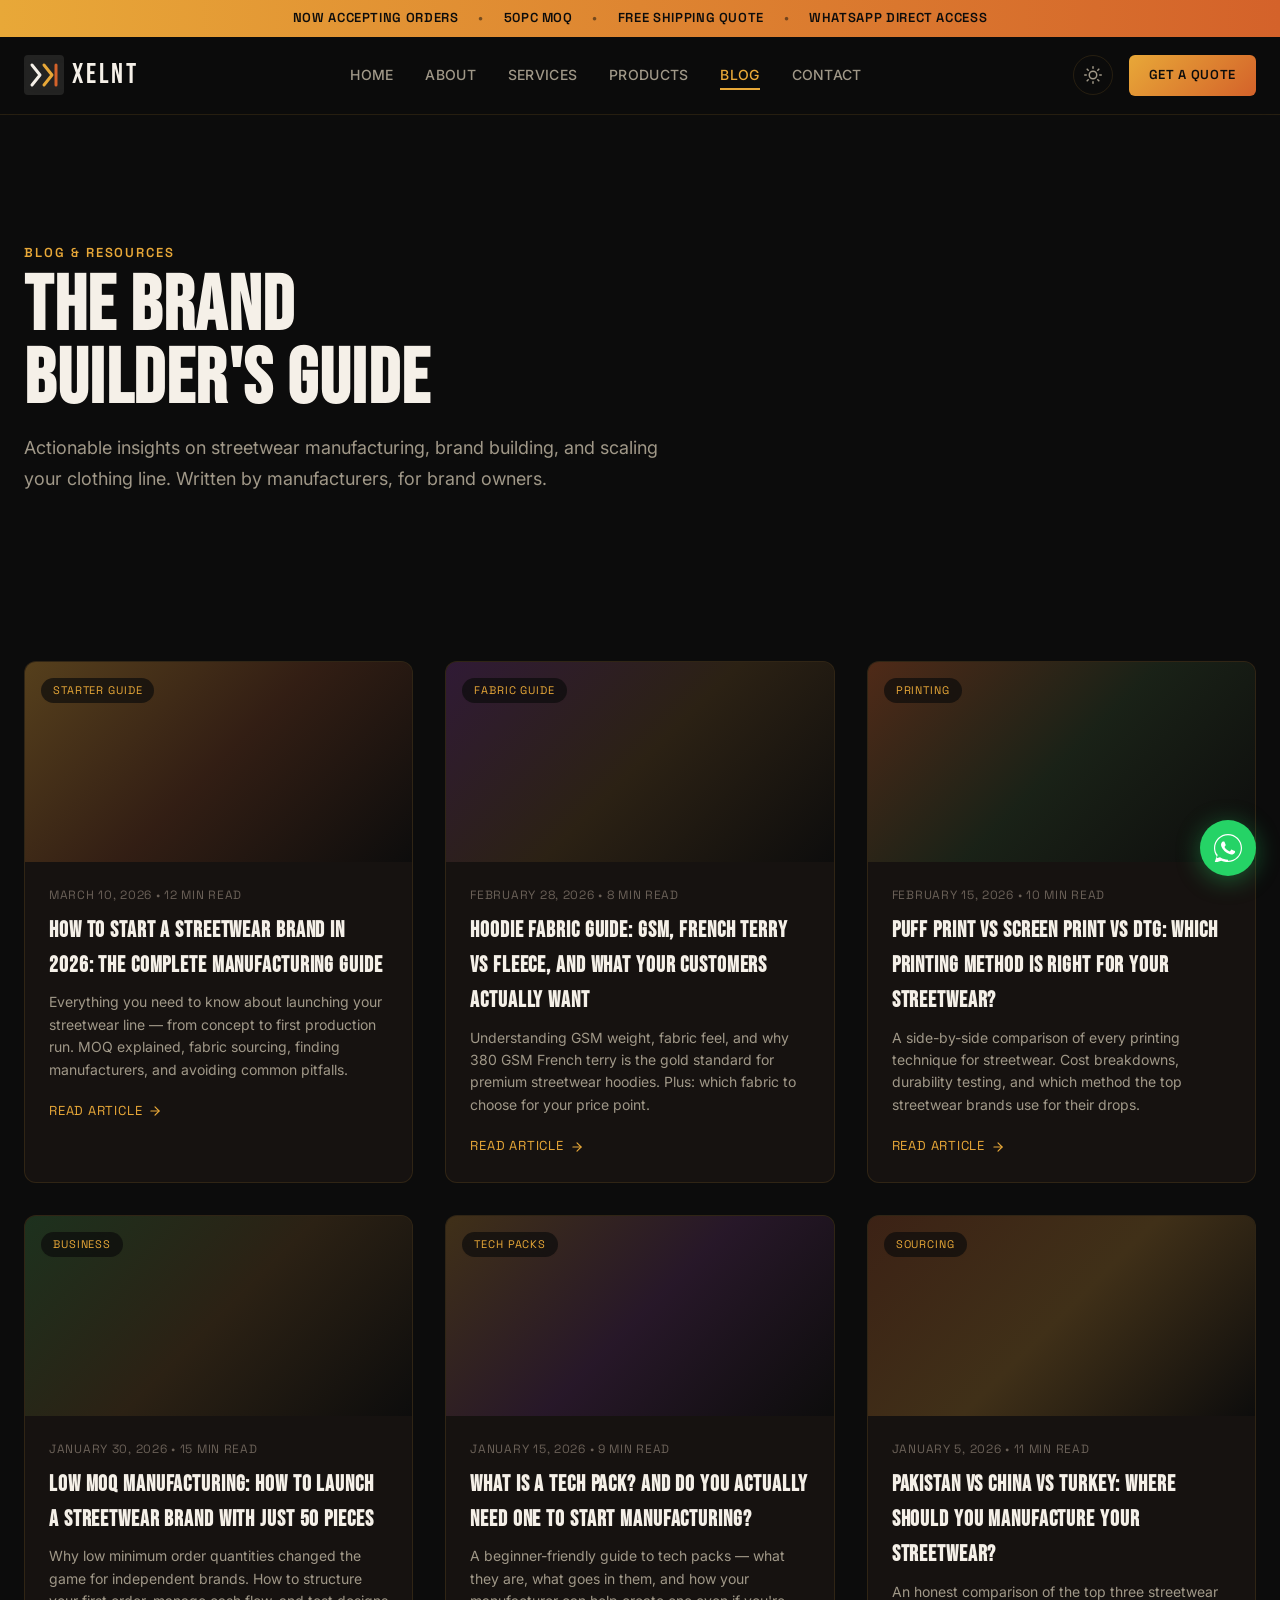
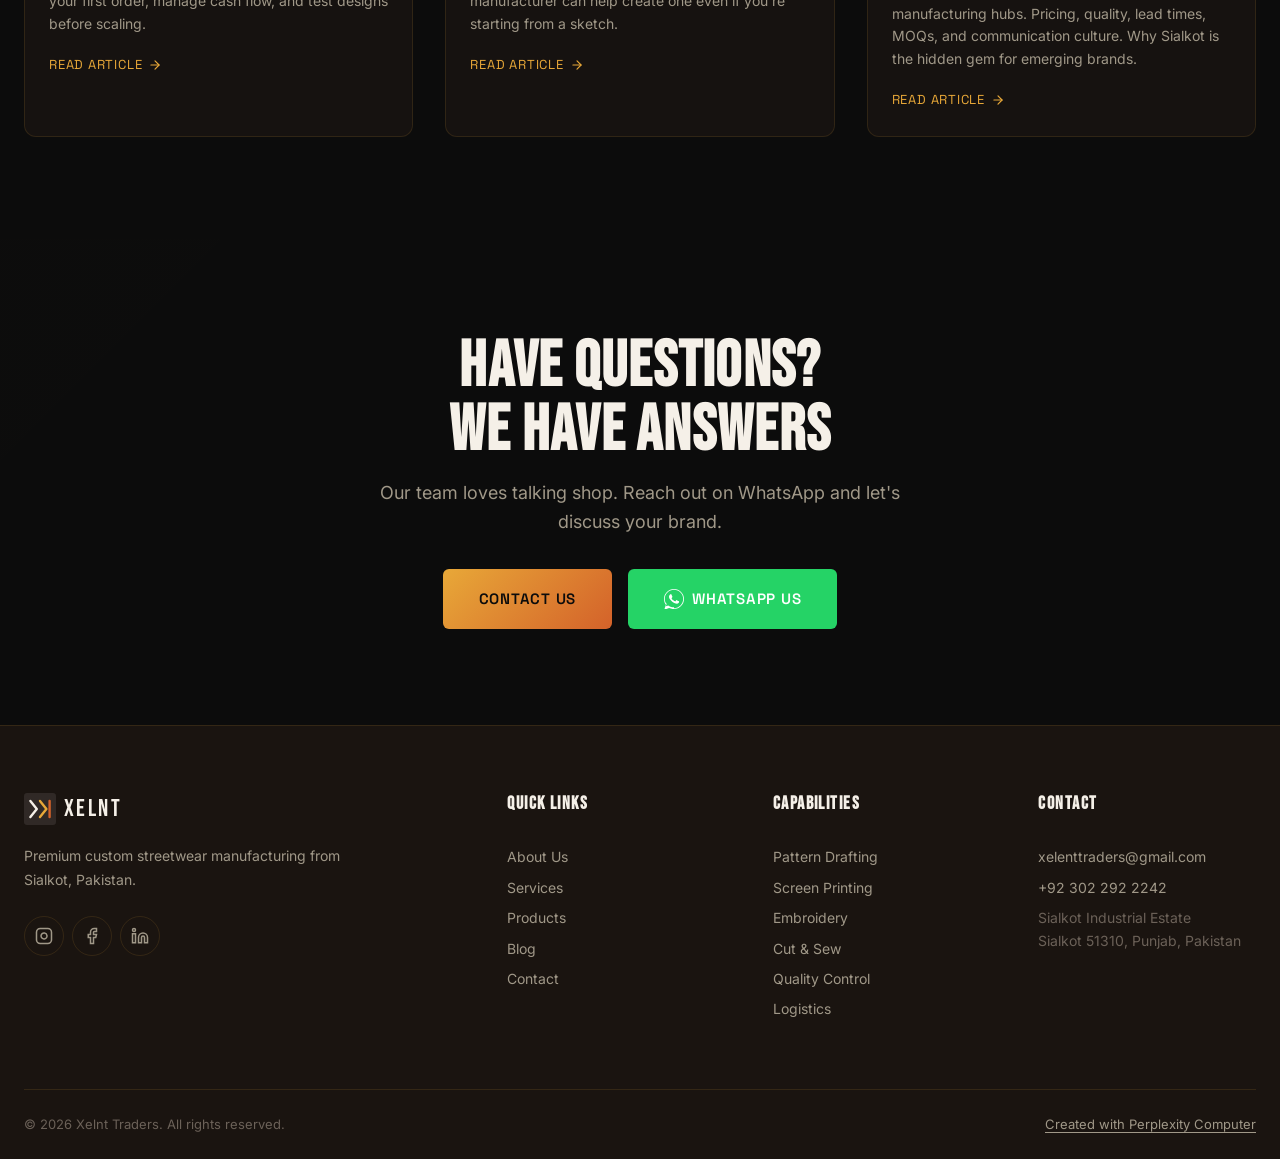
<file: blog.html>
<!DOCTYPE html>
<html lang="en" data-theme="dark">
<head>
<!--
   ______                            __
  / ____/___  ____ ___  ____  __  __/ /____  _____
 / /   / __ \/ __ `__ \/ __ \/ / / / __/ _ \/ ___/
/ /___/ /_/ / / / / / / /_/ / /_/ / /_/  __/ /
\____/\____/_/ /_/ /_/ .___/\__,_/\__/\___/_/
                    /_/
        Created with Perplexity Computer
        https://www.perplexity.ai/computer
-->
<meta name="generator" content="Perplexity Computer">
<meta name="author" content="Perplexity Computer">
<meta property="og:see_also" content="https://www.perplexity.ai/computer">
<link rel="author" href="https://www.perplexity.ai/computer">

<meta charset="UTF-8">
<meta name="viewport" content="width=device-width, initial-scale=1.0">
<title>Blog — Streetwear Manufacturing Guides & Industry Insights | Xelnt Traders</title>
<meta name="description" content="Expert guides on starting a streetwear brand, finding manufacturers, understanding MOQ, fabric selection, and more. Resources for independent brand owners.">
<link rel="canonical" href="https://www.xelent.com.pk/blog.html">

<meta property="og:type" content="website">
<meta property="og:title" content="Streetwear Manufacturing Blog | Xelnt Traders">
<meta property="og:description" content="Expert guides on custom manufacturing, tech packs, fabric selection, and brand building for streetwear entrepreneurs.">

<link rel="preconnect" href="https://fonts.googleapis.com">
<link rel="preconnect" href="https://fonts.gstatic.com" crossorigin>
<link href="https://fonts.googleapis.com/css2?family=Bebas+Neue&family=Inter:wght@400;500;600&family=Space+Grotesk:wght@400;500;600;700&display=swap" rel="stylesheet">
<link rel="stylesheet" href="./style.css">
</head>
<body>

<div class="announcement-bar">Now Accepting Orders <span>•</span> 50pc MOQ <span>•</span> Free Shipping Quote <span>•</span> WhatsApp Direct Access</div>

<nav class="navbar" role="navigation" aria-label="Main navigation">
  <div class="navbar__inner">
    <a href="./index.html" class="navbar__logo" aria-label="Xelnt Traders Home"><svg viewBox="0 0 40 40" fill="none" xmlns="http://www.w3.org/2000/svg" aria-hidden="true"><rect width="40" height="40" rx="4" fill="currentColor" opacity="0.1"/><path d="M8 10L16 20L8 30" stroke="currentColor" stroke-width="3" stroke-linecap="round" stroke-linejoin="round"/><path d="M20 10L28 20L20 30" stroke="var(--accent-amber)" stroke-width="3" stroke-linecap="round" stroke-linejoin="round"/><line x1="32" y1="10" x2="32" y2="30" stroke="var(--accent-orange)" stroke-width="3" stroke-linecap="round"/></svg> XELNT</a>
    <div class="navbar__links">
      <a href="./index.html" class="navbar__link">Home</a><a href="./about.html" class="navbar__link">About</a><a href="./services.html" class="navbar__link">Services</a><a href="./products.html" class="navbar__link">Products</a><a href="./blog.html" class="navbar__link navbar__link--active">Blog</a><a href="./contact.html" class="navbar__link">Contact</a>
    </div>
    <div class="navbar__actions">
      <button class="theme-toggle" id="theme-toggle" aria-label="Toggle dark/light mode"><svg xmlns="http://www.w3.org/2000/svg" width="18" height="18" viewBox="0 0 24 24" fill="none" stroke="currentColor" stroke-width="2"><circle cx="12" cy="12" r="5"></circle><line x1="12" y1="1" x2="12" y2="3"></line><line x1="12" y1="21" x2="12" y2="23"></line><line x1="4.22" y1="4.22" x2="5.64" y2="5.64"></line><line x1="18.36" y1="18.36" x2="19.78" y2="19.78"></line><line x1="1" y1="12" x2="3" y2="12"></line><line x1="21" y1="12" x2="23" y2="12"></line><line x1="4.22" y1="19.78" x2="5.64" y2="18.36"></line><line x1="18.36" y1="5.64" x2="19.78" y2="4.22"></line></svg></button>
      <a href="./contact.html" class="btn btn--primary btn--sm">Get a Quote</a>
      <button class="hamburger" id="hamburger" aria-label="Open menu"><span></span><span></span><span></span></button>
    </div>
  </div>
</nav>
<div class="mobile-nav" id="mobile-nav"><a href="./index.html" class="mobile-nav__link">Home</a><a href="./about.html" class="mobile-nav__link">About</a><a href="./services.html" class="mobile-nav__link">Services</a><a href="./products.html" class="mobile-nav__link">Products</a><a href="./blog.html" class="mobile-nav__link">Blog</a><a href="./contact.html" class="mobile-nav__link">Contact</a><button class="theme-toggle" id="mobile-theme-toggle" aria-label="Toggle theme"><svg xmlns="http://www.w3.org/2000/svg" width="18" height="18" viewBox="0 0 24 24" fill="none" stroke="currentColor" stroke-width="2"><circle cx="12" cy="12" r="5"></circle></svg></button></div>

<section class="page-hero kente-pattern">
  <div class="container">
    <div class="section-header__label reveal">Blog & Resources</div>
    <h1 class="page-hero__title reveal reveal--delay-1">The Brand<br><span class="highlight">Builder's Guide</span></h1>
    <p class="page-hero__desc reveal reveal--delay-2">Actionable insights on streetwear manufacturing, brand building, and scaling your clothing line. Written by manufacturers, for brand owners.</p>
  </div>
</section>

<!-- Blog Grid -->
<section class="section" aria-label="Blog articles">
  <div class="container">
    <div class="blog__grid">
      <!-- Article 1 -->
      <article class="blog-card reveal" role="article">
        <div class="blog-card__image">
          <div class="blog-card__gradient" style="background: linear-gradient(135deg, rgba(232, 168, 56, 0.3), rgba(212, 98, 42, 0.15), rgba(12, 12, 12, 0.9));"></div>
          <span class="blog-card__tag">Starter Guide</span>
        </div>
        <div class="blog-card__body">
          <div class="blog-card__date">March 10, 2026 &bull; 12 min read</div>
          <h2 class="blog-card__title">How to Start a Streetwear Brand in 2026: The Complete Manufacturing Guide</h2>
          <p class="blog-card__excerpt">Everything you need to know about launching your streetwear line — from concept to first production run. MOQ explained, fabric sourcing, finding manufacturers, and avoiding common pitfalls.</p>
          <span class="blog-card__read-more">Read Article <svg xmlns="http://www.w3.org/2000/svg" width="14" height="14" viewBox="0 0 24 24" fill="none" stroke="currentColor" stroke-width="2" stroke-linecap="round" stroke-linejoin="round"><line x1="5" y1="12" x2="19" y2="12"></line><polyline points="12 5 19 12 12 19"></polyline></svg></span>
        </div>
      </article>

      <!-- Article 2 -->
      <article class="blog-card reveal reveal--delay-1" role="article">
        <div class="blog-card__image">
          <div class="blog-card__gradient" style="background: linear-gradient(135deg, rgba(107, 45, 139, 0.3), rgba(232, 168, 56, 0.1), rgba(12, 12, 12, 0.9));"></div>
          <span class="blog-card__tag">Fabric Guide</span>
        </div>
        <div class="blog-card__body">
          <div class="blog-card__date">February 28, 2026 &bull; 8 min read</div>
          <h2 class="blog-card__title">Hoodie Fabric Guide: GSM, French Terry vs Fleece, and What Your Customers Actually Want</h2>
          <p class="blog-card__excerpt">Understanding GSM weight, fabric feel, and why 380 GSM French terry is the gold standard for premium streetwear hoodies. Plus: which fabric to choose for your price point.</p>
          <span class="blog-card__read-more">Read Article <svg xmlns="http://www.w3.org/2000/svg" width="14" height="14" viewBox="0 0 24 24" fill="none" stroke="currentColor" stroke-width="2" stroke-linecap="round" stroke-linejoin="round"><line x1="5" y1="12" x2="19" y2="12"></line><polyline points="12 5 19 12 12 19"></polyline></svg></span>
        </div>
      </article>

      <!-- Article 3 -->
      <article class="blog-card reveal reveal--delay-2" role="article">
        <div class="blog-card__image">
          <div class="blog-card__gradient" style="background: linear-gradient(135deg, rgba(212, 98, 42, 0.3), rgba(45, 122, 62, 0.15), rgba(12, 12, 12, 0.9));"></div>
          <span class="blog-card__tag">Printing</span>
        </div>
        <div class="blog-card__body">
          <div class="blog-card__date">February 15, 2026 &bull; 10 min read</div>
          <h2 class="blog-card__title">Puff Print vs Screen Print vs DTG: Which Printing Method is Right for Your Streetwear?</h2>
          <p class="blog-card__excerpt">A side-by-side comparison of every printing technique for streetwear. Cost breakdowns, durability testing, and which method the top streetwear brands use for their drops.</p>
          <span class="blog-card__read-more">Read Article <svg xmlns="http://www.w3.org/2000/svg" width="14" height="14" viewBox="0 0 24 24" fill="none" stroke="currentColor" stroke-width="2" stroke-linecap="round" stroke-linejoin="round"><line x1="5" y1="12" x2="19" y2="12"></line><polyline points="12 5 19 12 12 19"></polyline></svg></span>
        </div>
      </article>

      <!-- Article 4 -->
      <article class="blog-card reveal" role="article">
        <div class="blog-card__image">
          <div class="blog-card__gradient" style="background: linear-gradient(135deg, rgba(45, 122, 62, 0.3), rgba(232, 168, 56, 0.1), rgba(12, 12, 12, 0.9));"></div>
          <span class="blog-card__tag">Business</span>
        </div>
        <div class="blog-card__body">
          <div class="blog-card__date">January 30, 2026 &bull; 15 min read</div>
          <h2 class="blog-card__title">Low MOQ Manufacturing: How to Launch a Streetwear Brand with Just 50 Pieces</h2>
          <p class="blog-card__excerpt">Why low minimum order quantities changed the game for independent brands. How to structure your first order, manage cash flow, and test designs before scaling.</p>
          <span class="blog-card__read-more">Read Article <svg xmlns="http://www.w3.org/2000/svg" width="14" height="14" viewBox="0 0 24 24" fill="none" stroke="currentColor" stroke-width="2" stroke-linecap="round" stroke-linejoin="round"><line x1="5" y1="12" x2="19" y2="12"></line><polyline points="12 5 19 12 12 19"></polyline></svg></span>
        </div>
      </article>

      <!-- Article 5 -->
      <article class="blog-card reveal reveal--delay-1" role="article">
        <div class="blog-card__image">
          <div class="blog-card__gradient" style="background: linear-gradient(135deg, rgba(232, 168, 56, 0.2), rgba(107, 45, 139, 0.2), rgba(12, 12, 12, 0.9));"></div>
          <span class="blog-card__tag">Tech Packs</span>
        </div>
        <div class="blog-card__body">
          <div class="blog-card__date">January 15, 2026 &bull; 9 min read</div>
          <h2 class="blog-card__title">What is a Tech Pack? And Do You Actually Need One to Start Manufacturing?</h2>
          <p class="blog-card__excerpt">A beginner-friendly guide to tech packs — what they are, what goes in them, and how your manufacturer can help create one even if you're starting from a sketch.</p>
          <span class="blog-card__read-more">Read Article <svg xmlns="http://www.w3.org/2000/svg" width="14" height="14" viewBox="0 0 24 24" fill="none" stroke="currentColor" stroke-width="2" stroke-linecap="round" stroke-linejoin="round"><line x1="5" y1="12" x2="19" y2="12"></line><polyline points="12 5 19 12 12 19"></polyline></svg></span>
        </div>
      </article>

      <!-- Article 6 -->
      <article class="blog-card reveal reveal--delay-2" role="article">
        <div class="blog-card__image">
          <div class="blog-card__gradient" style="background: linear-gradient(135deg, rgba(212, 98, 42, 0.2), rgba(232, 168, 56, 0.2), rgba(12, 12, 12, 0.9));"></div>
          <span class="blog-card__tag">Sourcing</span>
        </div>
        <div class="blog-card__body">
          <div class="blog-card__date">January 5, 2026 &bull; 11 min read</div>
          <h2 class="blog-card__title">Pakistan vs China vs Turkey: Where Should You Manufacture Your Streetwear?</h2>
          <p class="blog-card__excerpt">An honest comparison of the top three streetwear manufacturing hubs. Pricing, quality, lead times, MOQs, and communication culture. Why Sialkot is the hidden gem for emerging brands.</p>
          <span class="blog-card__read-more">Read Article <svg xmlns="http://www.w3.org/2000/svg" width="14" height="14" viewBox="0 0 24 24" fill="none" stroke="currentColor" stroke-width="2" stroke-linecap="round" stroke-linejoin="round"><line x1="5" y1="12" x2="19" y2="12"></line><polyline points="12 5 19 12 12 19"></polyline></svg></span>
        </div>
      </article>
    </div>
  </div>
</section>

<!-- CTA -->
<section class="cta-section kente-pattern text-center">
  <div class="container">
    <h2 class="cta-section__title reveal">Have Questions?<br><span class="highlight">We Have Answers</span></h2>
    <p class="cta-section__desc reveal reveal--delay-1">Our team loves talking shop. Reach out on WhatsApp and let's discuss your brand.</p>
    <div class="cta-section__actions reveal reveal--delay-2">
      <a href="./contact.html" class="btn btn--primary btn--lg">Contact Us</a>
      <a href="https://wa.me/923022922242" class="btn btn--whatsapp btn--lg" target="_blank" rel="noopener noreferrer">
        <svg xmlns="http://www.w3.org/2000/svg" width="20" height="20" viewBox="0 0 24 24" fill="currentColor"><path d="M17.472 14.382c-.297-.149-1.758-.867-2.03-.967-.273-.099-.471-.148-.67.15-.197.297-.767.966-.94 1.164-.173.199-.347.223-.644.075-.297-.15-1.255-.463-2.39-1.475-.883-.788-1.48-1.761-1.653-2.059-.173-.297-.018-.458.13-.606.134-.133.298-.347.446-.52.149-.174.198-.298.298-.497.099-.198.05-.371-.025-.52-.075-.149-.669-1.612-.916-2.207-.242-.579-.487-.5-.669-.51-.173-.008-.371-.01-.57-.01-.198 0-.52.074-.792.372-.272.297-1.04 1.016-1.04 2.479 0 1.462 1.065 2.875 1.213 3.074.149.198 2.096 3.2 5.077 4.487.709.306 1.262.489 1.694.625.712.227 1.36.195 1.871.118.571-.085 1.758-.719 2.006-1.413.248-.694.248-1.289.173-1.413-.074-.124-.272-.198-.57-.347z"/><path d="M12 0C5.373 0 0 5.373 0 12c0 2.625.846 5.059 2.284 7.034L.789 23.492a.75.75 0 00.917.918l4.458-1.495A11.945 11.945 0 0012 24c6.627 0 12-5.373 12-12S18.627 0 12 0zm0 22c-2.37 0-4.567-.683-6.434-1.856l-.446-.29-2.898.972.972-2.898-.29-.446C1.683 16.567 1 14.37 1 12 1 5.925 5.925 1 12 1s11 4.925 11 11-4.925 11-11 11z"/></svg>
        WhatsApp Us
      </a>
    </div>
  </div>
</section>

<footer class="footer">
  <div class="container">
    <div class="footer__grid">
      <div class="footer__brand"><a href="./index.html" class="footer__logo"><svg viewBox="0 0 40 40" fill="none" xmlns="http://www.w3.org/2000/svg" aria-hidden="true"><rect width="40" height="40" rx="4" fill="currentColor" opacity="0.1"/><path d="M8 10L16 20L8 30" stroke="currentColor" stroke-width="3" stroke-linecap="round" stroke-linejoin="round"/><path d="M20 10L28 20L20 30" stroke="var(--accent-amber)" stroke-width="3" stroke-linecap="round" stroke-linejoin="round"/><line x1="32" y1="10" x2="32" y2="30" stroke="var(--accent-orange)" stroke-width="3" stroke-linecap="round"/></svg> XELNT</a><p class="footer__desc">Premium custom streetwear manufacturing from Sialkot, Pakistan.</p><div class="footer__socials"><a href="#" class="footer__social" aria-label="Instagram" target="_blank" rel="noopener noreferrer"><svg xmlns="http://www.w3.org/2000/svg" width="18" height="18" viewBox="0 0 24 24" fill="none" stroke="currentColor" stroke-width="2"><rect x="2" y="2" width="20" height="20" rx="5" ry="5"></rect><path d="M16 11.37A4 4 0 1 1 12.63 8 4 4 0 0 1 16 11.37z"></path><line x1="17.5" y1="6.5" x2="17.51" y2="6.5"></line></svg></a><a href="#" class="footer__social" aria-label="Facebook" target="_blank" rel="noopener noreferrer"><svg xmlns="http://www.w3.org/2000/svg" width="18" height="18" viewBox="0 0 24 24" fill="none" stroke="currentColor" stroke-width="2"><path d="M18 2h-3a5 5 0 0 0-5 5v3H7v4h3v8h4v-8h3l1-4h-4V7a1 1 0 0 1 1-1h3z"></path></svg></a><a href="#" class="footer__social" aria-label="LinkedIn" target="_blank" rel="noopener noreferrer"><svg xmlns="http://www.w3.org/2000/svg" width="18" height="18" viewBox="0 0 24 24" fill="none" stroke="currentColor" stroke-width="2"><path d="M16 8a6 6 0 0 1 6 6v7h-4v-7a2 2 0 0 0-2-2 2 2 0 0 0-2 2v7h-4v-7a6 6 0 0 1 6-6z"></path><rect x="2" y="9" width="4" height="12"></rect><circle cx="4" cy="4" r="2"></circle></svg></a></div></div>
      <div><h4 class="footer__col-title">Quick Links</h4><a href="./about.html" class="footer__link">About Us</a><a href="./services.html" class="footer__link">Services</a><a href="./products.html" class="footer__link">Products</a><a href="./blog.html" class="footer__link">Blog</a><a href="./contact.html" class="footer__link">Contact</a></div>
      <div><h4 class="footer__col-title">Capabilities</h4><a href="./services.html" class="footer__link">Pattern Drafting</a><a href="./services.html" class="footer__link">Screen Printing</a><a href="./services.html" class="footer__link">Embroidery</a><a href="./services.html" class="footer__link">Cut & Sew</a><a href="./services.html" class="footer__link">Quality Control</a><a href="./services.html" class="footer__link">Logistics</a></div>
      <div><h4 class="footer__col-title">Contact</h4><a href="mailto:xelenttraders@gmail.com" class="footer__link">xelenttraders@gmail.com</a><a href="https://wa.me/923022922242" class="footer__link" target="_blank" rel="noopener noreferrer">+92 302 292 2242</a><p class="footer__link" style="cursor: default; color: var(--text-muted);">Sialkot Industrial Estate<br>Sialkot 51310, Punjab, Pakistan</p></div>
    </div>
    <div class="footer__bottom"><p class="footer__copyright">&copy; 2026 Xelnt Traders. All rights reserved.</p><p class="footer__attribution"><a href="https://www.perplexity.ai/computer" target="_blank" rel="noopener noreferrer">Created with Perplexity Computer</a></p></div>
  </div>
</footer>

<a href="https://wa.me/923022922242" class="whatsapp-float" target="_blank" rel="noopener noreferrer" aria-label="Chat on WhatsApp"><svg xmlns="http://www.w3.org/2000/svg" width="28" height="28" viewBox="0 0 24 24" fill="currentColor"><path d="M17.472 14.382c-.297-.149-1.758-.867-2.03-.967-.273-.099-.471-.148-.67.15-.197.297-.767.966-.94 1.164-.173.199-.347.223-.644.075-.297-.15-1.255-.463-2.39-1.475-.883-.788-1.48-1.761-1.653-2.059-.173-.297-.018-.458.13-.606.134-.133.298-.347.446-.52.149-.174.198-.298.298-.497.099-.198.05-.371-.025-.52-.075-.149-.669-1.612-.916-2.207-.242-.579-.487-.5-.669-.51-.173-.008-.371-.01-.57-.01-.198 0-.52.074-.792.372-.272.297-1.04 1.016-1.04 2.479 0 1.462 1.065 2.875 1.213 3.074.149.198 2.096 3.2 5.077 4.487.709.306 1.262.489 1.694.625.712.227 1.36.195 1.871.118.571-.085 1.758-.719 2.006-1.413.248-.694.248-1.289.173-1.413-.074-.124-.272-.198-.57-.347z"/><path d="M12 0C5.373 0 0 5.373 0 12c0 2.625.846 5.059 2.284 7.034L.789 23.492a.75.75 0 00.917.918l4.458-1.495A11.945 11.945 0 0012 24c6.627 0 12-5.373 12-12S18.627 0 12 0zm0 22c-2.37 0-4.567-.683-6.434-1.856l-.446-.29-2.898.972.972-2.898-.29-.446C1.683 16.567 1 14.37 1 12 1 5.925 5.925 1 12 1s11 4.925 11 11-4.925 11-11 11z"/></svg></a>

<script src="./main.js" defer></script>
</body>
</html>
</file>
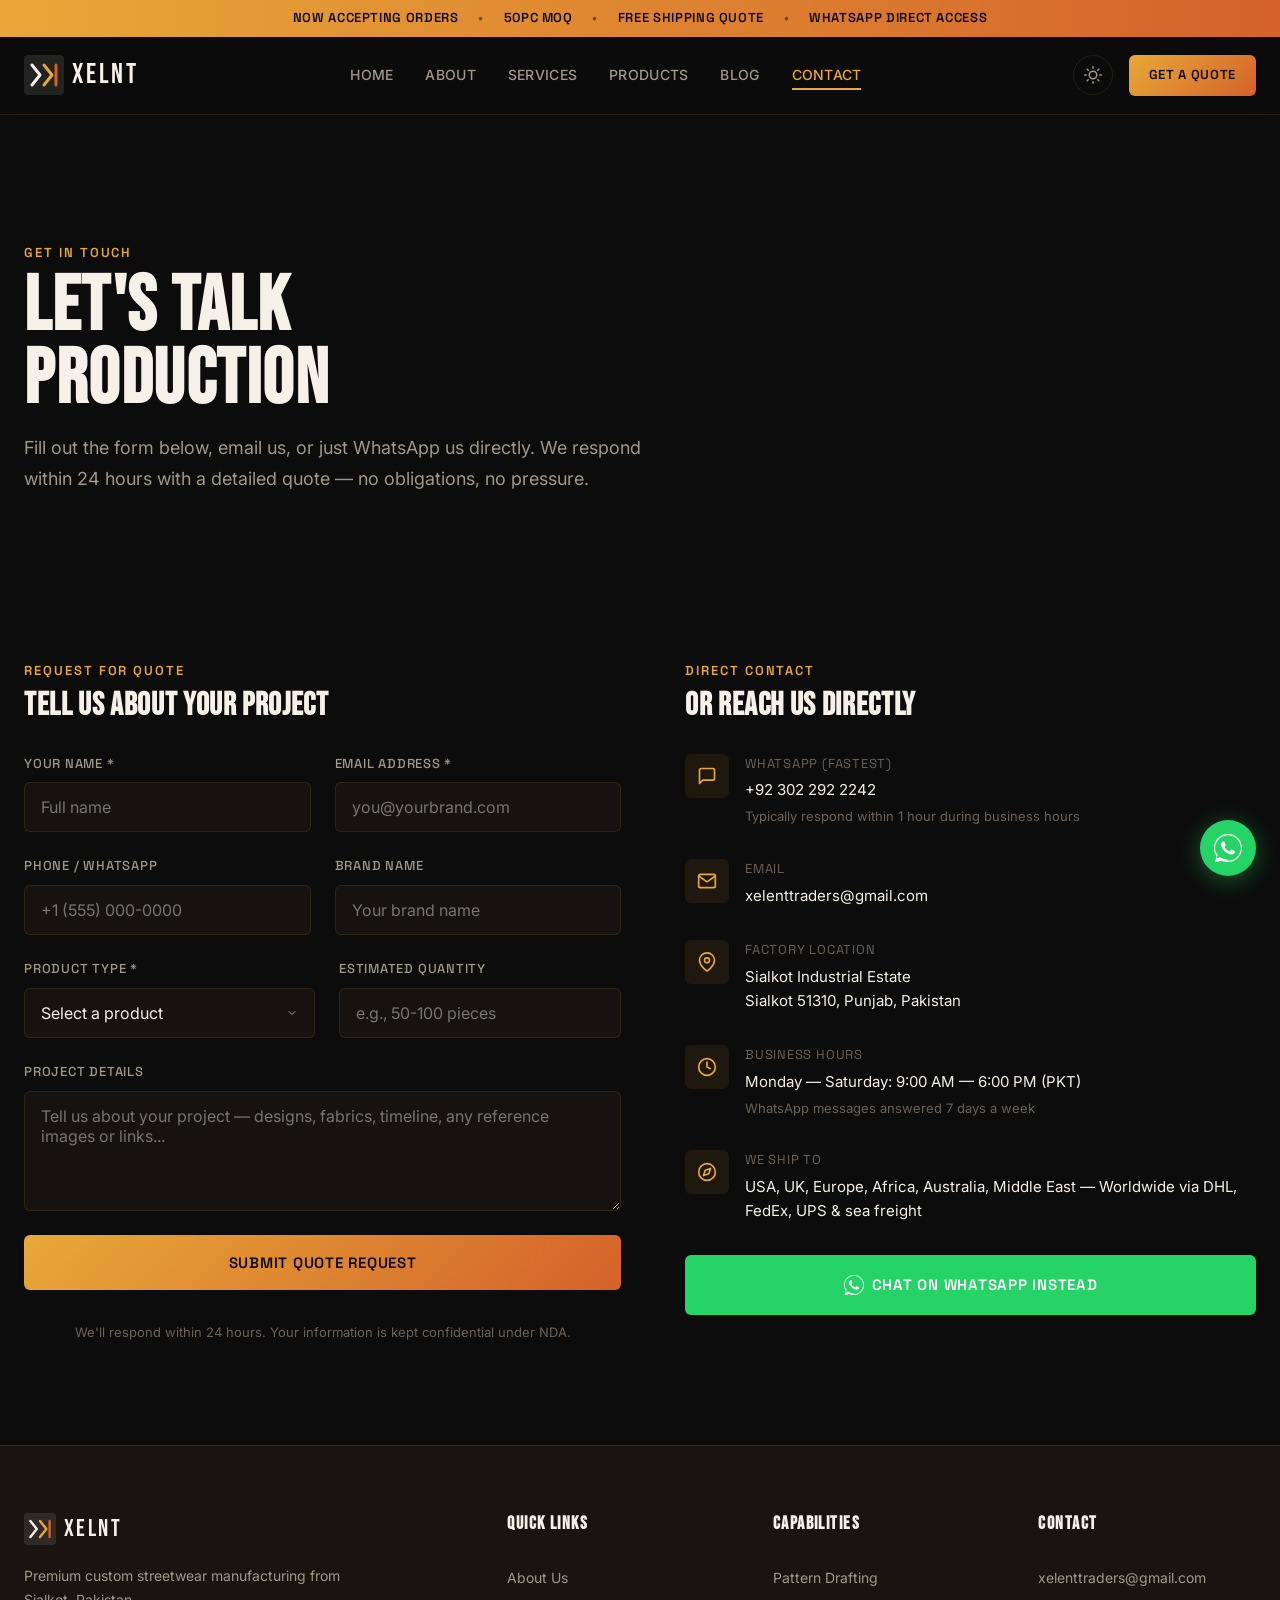
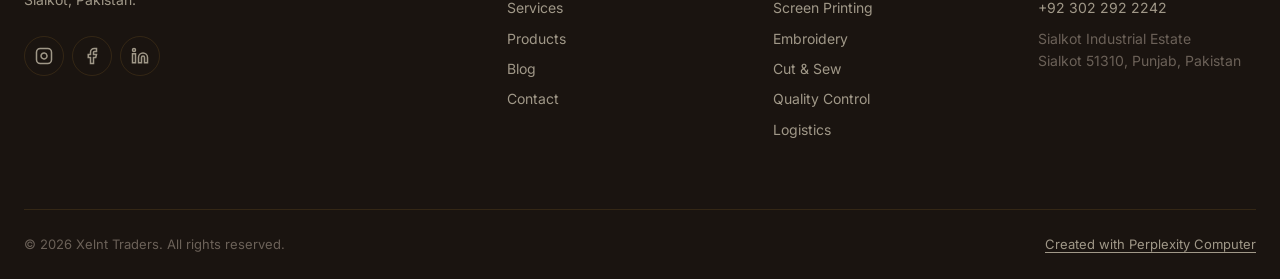
<file: contact.html>
<!DOCTYPE html>
<html lang="en" data-theme="dark">
<head>
<!--
   ______                            __
  / ____/___  ____ ___  ____  __  __/ /____  _____
 / /   / __ \/ __ `__ \/ __ \/ / / / __/ _ \/ ___/
/ /___/ /_/ / / / / / / /_/ / /_/ / /_/  __/ /
\____/\____/_/ /_/ /_/ .___/\__,_/\__/\___/_/
                    /_/
        Created with Perplexity Computer
        https://www.perplexity.ai/computer
-->
<meta name="generator" content="Perplexity Computer">
<meta name="author" content="Perplexity Computer">
<meta property="og:see_also" content="https://www.perplexity.ai/computer">
<link rel="author" href="https://www.perplexity.ai/computer">

<meta charset="UTF-8">
<meta name="viewport" content="width=device-width, initial-scale=1.0">
<title>Contact Us — Get a Free Quote | Xelnt Traders Custom Streetwear Manufacturer</title>
<meta name="description" content="Request a free quote for custom streetwear manufacturing. Contact Xelnt Traders via WhatsApp, email, or our RFQ form. 50-piece MOQ. Sialkot, Pakistan.">
<link rel="canonical" href="https://www.xelent.com.pk/contact.html">

<meta property="og:type" content="website">
<meta property="og:title" content="Contact Xelnt Traders — Get a Free Streetwear Manufacturing Quote">
<meta property="og:description" content="Request a free quote. WhatsApp, email, or fill out our RFQ form. 50-piece MOQ.">

<link rel="preconnect" href="https://fonts.googleapis.com">
<link rel="preconnect" href="https://fonts.gstatic.com" crossorigin>
<link href="https://fonts.googleapis.com/css2?family=Bebas+Neue&family=Inter:wght@400;500;600&family=Space+Grotesk:wght@400;500;600;700&display=swap" rel="stylesheet">
<link rel="stylesheet" href="./style.css">
</head>
<body>

<div class="announcement-bar">Now Accepting Orders <span>•</span> 50pc MOQ <span>•</span> Free Shipping Quote <span>•</span> WhatsApp Direct Access</div>

<nav class="navbar" role="navigation" aria-label="Main navigation">
  <div class="navbar__inner">
    <a href="./index.html" class="navbar__logo" aria-label="Xelnt Traders Home"><svg viewBox="0 0 40 40" fill="none" xmlns="http://www.w3.org/2000/svg" aria-hidden="true"><rect width="40" height="40" rx="4" fill="currentColor" opacity="0.1"/><path d="M8 10L16 20L8 30" stroke="currentColor" stroke-width="3" stroke-linecap="round" stroke-linejoin="round"/><path d="M20 10L28 20L20 30" stroke="var(--accent-amber)" stroke-width="3" stroke-linecap="round" stroke-linejoin="round"/><line x1="32" y1="10" x2="32" y2="30" stroke="var(--accent-orange)" stroke-width="3" stroke-linecap="round"/></svg> XELNT</a>
    <div class="navbar__links">
      <a href="./index.html" class="navbar__link">Home</a><a href="./about.html" class="navbar__link">About</a><a href="./services.html" class="navbar__link">Services</a><a href="./products.html" class="navbar__link">Products</a><a href="./blog.html" class="navbar__link">Blog</a><a href="./contact.html" class="navbar__link navbar__link--active">Contact</a>
    </div>
    <div class="navbar__actions">
      <button class="theme-toggle" id="theme-toggle" aria-label="Toggle dark/light mode"><svg xmlns="http://www.w3.org/2000/svg" width="18" height="18" viewBox="0 0 24 24" fill="none" stroke="currentColor" stroke-width="2"><circle cx="12" cy="12" r="5"></circle><line x1="12" y1="1" x2="12" y2="3"></line><line x1="12" y1="21" x2="12" y2="23"></line><line x1="4.22" y1="4.22" x2="5.64" y2="5.64"></line><line x1="18.36" y1="18.36" x2="19.78" y2="19.78"></line><line x1="1" y1="12" x2="3" y2="12"></line><line x1="21" y1="12" x2="23" y2="12"></line><line x1="4.22" y1="19.78" x2="5.64" y2="18.36"></line><line x1="18.36" y1="5.64" x2="19.78" y2="4.22"></line></svg></button>
      <a href="./contact.html" class="btn btn--primary btn--sm">Get a Quote</a>
      <button class="hamburger" id="hamburger" aria-label="Open menu"><span></span><span></span><span></span></button>
    </div>
  </div>
</nav>
<div class="mobile-nav" id="mobile-nav"><a href="./index.html" class="mobile-nav__link">Home</a><a href="./about.html" class="mobile-nav__link">About</a><a href="./services.html" class="mobile-nav__link">Services</a><a href="./products.html" class="mobile-nav__link">Products</a><a href="./blog.html" class="mobile-nav__link">Blog</a><a href="./contact.html" class="mobile-nav__link">Contact</a><button class="theme-toggle" id="mobile-theme-toggle" aria-label="Toggle theme"><svg xmlns="http://www.w3.org/2000/svg" width="18" height="18" viewBox="0 0 24 24" fill="none" stroke="currentColor" stroke-width="2"><circle cx="12" cy="12" r="5"></circle></svg></button></div>

<section class="page-hero kente-pattern">
  <div class="container">
    <div class="section-header__label reveal">Get In Touch</div>
    <h1 class="page-hero__title reveal reveal--delay-1">Let's Talk<br><span class="highlight">Production</span></h1>
    <p class="page-hero__desc reveal reveal--delay-2">Fill out the form below, email us, or just WhatsApp us directly. We respond within 24 hours with a detailed quote — no obligations, no pressure.</p>
  </div>
</section>

<!-- Contact Section -->
<section class="section" aria-label="Contact form and information">
  <div class="container">
    <div class="contact-grid">
      <!-- Form -->
      <div class="reveal">
        <div class="section-header" style="margin-bottom: 32px;">
          <div class="section-header__label">Request for Quote</div>
          <h2 class="section-header__title" style="font-size: 32px;">Tell Us About Your Project</h2>
        </div>
        <form class="contact-form" id="contact-form">
          <div class="form-row">
            <div class="form-group">
              <label for="name">Your Name *</label>
              <input type="text" id="name" name="name" required placeholder="Full name">
            </div>
            <div class="form-group">
              <label for="email">Email Address *</label>
              <input type="email" id="email" name="email" required placeholder="you@yourbrand.com">
            </div>
          </div>
          <div class="form-row">
            <div class="form-group">
              <label for="phone">Phone / WhatsApp</label>
              <input type="tel" id="phone" name="phone" placeholder="+1 (555) 000-0000">
            </div>
            <div class="form-group">
              <label for="brand">Brand Name</label>
              <input type="text" id="brand" name="brand" placeholder="Your brand name">
            </div>
          </div>
          <div class="form-row">
            <div class="form-group">
              <label for="product_type">Product Type *</label>
              <select id="product_type" name="product_type" required>
                <option value="" disabled selected>Select a product</option>
                <option value="oversized-tees">Oversized Tees / Graphic Tees</option>
                <option value="hoodies">Hoodies / Sweatshirts</option>
                <option value="cargo-pants">Cargo Pants / Joggers</option>
                <option value="jackets">Bomber Jackets / Varsity</option>
                <option value="tracksuits">Tracksuits / Matching Sets</option>
                <option value="accessories">Accessories (Caps, Beanies, Bags)</option>
                <option value="multiple">Multiple Categories</option>
                <option value="other">Other / Custom</option>
              </select>
            </div>
            <div class="form-group">
              <label for="quantity">Estimated Quantity</label>
              <input type="text" id="quantity" name="quantity" placeholder="e.g., 50-100 pieces">
            </div>
          </div>
          <div class="form-group">
            <label for="message">Project Details</label>
            <textarea id="message" name="message" placeholder="Tell us about your project — designs, fabrics, timeline, any reference images or links..."></textarea>
          </div>
          <button type="submit" class="btn btn--primary btn--lg" style="width: 100%; justify-content: center;">Submit Quote Request</button>
          <p style="font-size: 13px; color: var(--text-muted); text-align: center; margin-top: 8px;">We'll respond within 24 hours. Your information is kept confidential under NDA.</p>
        </form>
      </div>

      <!-- Contact Info Sidebar -->
      <div class="reveal reveal--delay-2">
        <div class="section-header" style="margin-bottom: 32px;">
          <div class="section-header__label">Direct Contact</div>
          <h2 class="section-header__title" style="font-size: 32px;">Or Reach Us Directly</h2>
        </div>
        <div class="contact-info">
          <div class="contact-info__item">
            <div class="contact-info__icon">
              <svg xmlns="http://www.w3.org/2000/svg" width="20" height="20" viewBox="0 0 24 24" fill="none" stroke="currentColor" stroke-width="2" stroke-linecap="round" stroke-linejoin="round"><path d="M21 15a2 2 0 0 1-2 2H7l-4 4V5a2 2 0 0 1 2-2h14a2 2 0 0 1 2 2z"></path></svg>
            </div>
            <div>
              <div class="contact-info__label">WhatsApp (Fastest)</div>
              <div class="contact-info__value"><a href="https://wa.me/923022922242" target="_blank" rel="noopener noreferrer">+92 302 292 2242</a></div>
              <p style="font-size: 13px; color: var(--text-muted); margin-top: 4px;">Typically respond within 1 hour during business hours</p>
            </div>
          </div>
          <div class="contact-info__item">
            <div class="contact-info__icon">
              <svg xmlns="http://www.w3.org/2000/svg" width="20" height="20" viewBox="0 0 24 24" fill="none" stroke="currentColor" stroke-width="2" stroke-linecap="round" stroke-linejoin="round"><path d="M4 4h16c1.1 0 2 .9 2 2v12c0 1.1-.9 2-2 2H4c-1.1 0-2-.9-2-2V6c0-1.1.9-2 2-2z"></path><polyline points="22,6 12,13 2,6"></polyline></svg>
            </div>
            <div>
              <div class="contact-info__label">Email</div>
              <div class="contact-info__value"><a href="mailto:xelenttraders@gmail.com">xelenttraders@gmail.com</a></div>
            </div>
          </div>
          <div class="contact-info__item">
            <div class="contact-info__icon">
              <svg xmlns="http://www.w3.org/2000/svg" width="20" height="20" viewBox="0 0 24 24" fill="none" stroke="currentColor" stroke-width="2" stroke-linecap="round" stroke-linejoin="round"><path d="M21 10c0 7-9 13-9 13s-9-6-9-13a9 9 0 0 1 18 0z"></path><circle cx="12" cy="10" r="3"></circle></svg>
            </div>
            <div>
              <div class="contact-info__label">Factory Location</div>
              <div class="contact-info__value">Sialkot Industrial Estate<br>Sialkot 51310, Punjab, Pakistan</div>
            </div>
          </div>
          <div class="contact-info__item">
            <div class="contact-info__icon">
              <svg xmlns="http://www.w3.org/2000/svg" width="20" height="20" viewBox="0 0 24 24" fill="none" stroke="currentColor" stroke-width="2" stroke-linecap="round" stroke-linejoin="round"><circle cx="12" cy="12" r="10"></circle><polyline points="12 6 12 12 16 14"></polyline></svg>
            </div>
            <div>
              <div class="contact-info__label">Business Hours</div>
              <div class="contact-info__value">Monday — Saturday: 9:00 AM — 6:00 PM (PKT)</div>
              <p style="font-size: 13px; color: var(--text-muted); margin-top: 4px;">WhatsApp messages answered 7 days a week</p>
            </div>
          </div>
          <div class="contact-info__item">
            <div class="contact-info__icon">
              <svg xmlns="http://www.w3.org/2000/svg" width="20" height="20" viewBox="0 0 24 24" fill="none" stroke="currentColor" stroke-width="2" stroke-linecap="round" stroke-linejoin="round"><circle cx="12" cy="12" r="10"></circle><polygon points="16.24 7.76 14.12 14.12 7.76 16.24 9.88 9.88 16.24 7.76"></polygon></svg>
            </div>
            <div>
              <div class="contact-info__label">We Ship To</div>
              <div class="contact-info__value">USA, UK, Europe, Africa, Australia, Middle East — Worldwide via DHL, FedEx, UPS & sea freight</div>
            </div>
          </div>
        </div>
        <div style="margin-top: 32px;">
          <a href="https://wa.me/923022922242?text=Hi%2C%20I%27d%20like%20a%20quote%20for%20custom%20streetwear%20manufacturing" class="btn btn--whatsapp btn--lg" style="width: 100%; justify-content: center;" target="_blank" rel="noopener noreferrer">
            <svg xmlns="http://www.w3.org/2000/svg" width="20" height="20" viewBox="0 0 24 24" fill="currentColor"><path d="M17.472 14.382c-.297-.149-1.758-.867-2.03-.967-.273-.099-.471-.148-.67.15-.197.297-.767.966-.94 1.164-.173.199-.347.223-.644.075-.297-.15-1.255-.463-2.39-1.475-.883-.788-1.48-1.761-1.653-2.059-.173-.297-.018-.458.13-.606.134-.133.298-.347.446-.52.149-.174.198-.298.298-.497.099-.198.05-.371-.025-.52-.075-.149-.669-1.612-.916-2.207-.242-.579-.487-.5-.669-.51-.173-.008-.371-.01-.57-.01-.198 0-.52.074-.792.372-.272.297-1.04 1.016-1.04 2.479 0 1.462 1.065 2.875 1.213 3.074.149.198 2.096 3.2 5.077 4.487.709.306 1.262.489 1.694.625.712.227 1.36.195 1.871.118.571-.085 1.758-.719 2.006-1.413.248-.694.248-1.289.173-1.413-.074-.124-.272-.198-.57-.347z"/><path d="M12 0C5.373 0 0 5.373 0 12c0 2.625.846 5.059 2.284 7.034L.789 23.492a.75.75 0 00.917.918l4.458-1.495A11.945 11.945 0 0012 24c6.627 0 12-5.373 12-12S18.627 0 12 0zm0 22c-2.37 0-4.567-.683-6.434-1.856l-.446-.29-2.898.972.972-2.898-.29-.446C1.683 16.567 1 14.37 1 12 1 5.925 5.925 1 12 1s11 4.925 11 11-4.925 11-11 11z"/></svg>
            Chat on WhatsApp Instead
          </a>
        </div>
      </div>
    </div>
  </div>
</section>

<footer class="footer">
  <div class="container">
    <div class="footer__grid">
      <div class="footer__brand"><a href="./index.html" class="footer__logo"><svg viewBox="0 0 40 40" fill="none" xmlns="http://www.w3.org/2000/svg" aria-hidden="true"><rect width="40" height="40" rx="4" fill="currentColor" opacity="0.1"/><path d="M8 10L16 20L8 30" stroke="currentColor" stroke-width="3" stroke-linecap="round" stroke-linejoin="round"/><path d="M20 10L28 20L20 30" stroke="var(--accent-amber)" stroke-width="3" stroke-linecap="round" stroke-linejoin="round"/><line x1="32" y1="10" x2="32" y2="30" stroke="var(--accent-orange)" stroke-width="3" stroke-linecap="round"/></svg> XELNT</a><p class="footer__desc">Premium custom streetwear manufacturing from Sialkot, Pakistan.</p><div class="footer__socials"><a href="#" class="footer__social" aria-label="Instagram" target="_blank" rel="noopener noreferrer"><svg xmlns="http://www.w3.org/2000/svg" width="18" height="18" viewBox="0 0 24 24" fill="none" stroke="currentColor" stroke-width="2"><rect x="2" y="2" width="20" height="20" rx="5" ry="5"></rect><path d="M16 11.37A4 4 0 1 1 12.63 8 4 4 0 0 1 16 11.37z"></path><line x1="17.5" y1="6.5" x2="17.51" y2="6.5"></line></svg></a><a href="#" class="footer__social" aria-label="Facebook" target="_blank" rel="noopener noreferrer"><svg xmlns="http://www.w3.org/2000/svg" width="18" height="18" viewBox="0 0 24 24" fill="none" stroke="currentColor" stroke-width="2"><path d="M18 2h-3a5 5 0 0 0-5 5v3H7v4h3v8h4v-8h3l1-4h-4V7a1 1 0 0 1 1-1h3z"></path></svg></a><a href="#" class="footer__social" aria-label="LinkedIn" target="_blank" rel="noopener noreferrer"><svg xmlns="http://www.w3.org/2000/svg" width="18" height="18" viewBox="0 0 24 24" fill="none" stroke="currentColor" stroke-width="2"><path d="M16 8a6 6 0 0 1 6 6v7h-4v-7a2 2 0 0 0-2-2 2 2 0 0 0-2 2v7h-4v-7a6 6 0 0 1 6-6z"></path><rect x="2" y="9" width="4" height="12"></rect><circle cx="4" cy="4" r="2"></circle></svg></a></div></div>
      <div><h4 class="footer__col-title">Quick Links</h4><a href="./about.html" class="footer__link">About Us</a><a href="./services.html" class="footer__link">Services</a><a href="./products.html" class="footer__link">Products</a><a href="./blog.html" class="footer__link">Blog</a><a href="./contact.html" class="footer__link">Contact</a></div>
      <div><h4 class="footer__col-title">Capabilities</h4><a href="./services.html" class="footer__link">Pattern Drafting</a><a href="./services.html" class="footer__link">Screen Printing</a><a href="./services.html" class="footer__link">Embroidery</a><a href="./services.html" class="footer__link">Cut & Sew</a><a href="./services.html" class="footer__link">Quality Control</a><a href="./services.html" class="footer__link">Logistics</a></div>
      <div><h4 class="footer__col-title">Contact</h4><a href="mailto:xelenttraders@gmail.com" class="footer__link">xelenttraders@gmail.com</a><a href="https://wa.me/923022922242" class="footer__link" target="_blank" rel="noopener noreferrer">+92 302 292 2242</a><p class="footer__link" style="cursor: default; color: var(--text-muted);">Sialkot Industrial Estate<br>Sialkot 51310, Punjab, Pakistan</p></div>
    </div>
    <div class="footer__bottom"><p class="footer__copyright">&copy; 2026 Xelnt Traders. All rights reserved.</p><p class="footer__attribution"><a href="https://www.perplexity.ai/computer" target="_blank" rel="noopener noreferrer">Created with Perplexity Computer</a></p></div>
  </div>
</footer>

<a href="https://wa.me/923022922242" class="whatsapp-float" target="_blank" rel="noopener noreferrer" aria-label="Chat on WhatsApp"><svg xmlns="http://www.w3.org/2000/svg" width="28" height="28" viewBox="0 0 24 24" fill="currentColor"><path d="M17.472 14.382c-.297-.149-1.758-.867-2.03-.967-.273-.099-.471-.148-.67.15-.197.297-.767.966-.94 1.164-.173.199-.347.223-.644.075-.297-.15-1.255-.463-2.39-1.475-.883-.788-1.48-1.761-1.653-2.059-.173-.297-.018-.458.13-.606.134-.133.298-.347.446-.52.149-.174.198-.298.298-.497.099-.198.05-.371-.025-.52-.075-.149-.669-1.612-.916-2.207-.242-.579-.487-.5-.669-.51-.173-.008-.371-.01-.57-.01-.198 0-.52.074-.792.372-.272.297-1.04 1.016-1.04 2.479 0 1.462 1.065 2.875 1.213 3.074.149.198 2.096 3.2 5.077 4.487.709.306 1.262.489 1.694.625.712.227 1.36.195 1.871.118.571-.085 1.758-.719 2.006-1.413.248-.694.248-1.289.173-1.413-.074-.124-.272-.198-.57-.347z"/><path d="M12 0C5.373 0 0 5.373 0 12c0 2.625.846 5.059 2.284 7.034L.789 23.492a.75.75 0 00.917.918l4.458-1.495A11.945 11.945 0 0012 24c6.627 0 12-5.373 12-12S18.627 0 12 0zm0 22c-2.37 0-4.567-.683-6.434-1.856l-.446-.29-2.898.972.972-2.898-.29-.446C1.683 16.567 1 14.37 1 12 1 5.925 5.925 1 12 1s11 4.925 11 11-4.925 11-11 11z"/></svg></a>

<script src="./main.js" defer></script>
</body>
</html>
</file>
<file: style.css>
/* ========================================
   XELNT TRADERS — Style Sheet
   Streetwear Manufacturing for Brand Builders
   ======================================== */

/* --- CSS Reset & Base --- */
*, *::before, *::after {
  box-sizing: border-box;
  margin: 0;
  padding: 0;
}

:root {
  /* Colors */
  --bg-primary: #0C0C0C;
  --bg-secondary: #1A1410;
  --bg-card: #161210;
  --bg-card-hover: #1E1A16;
  --accent-amber: #E8A838;
  --accent-orange: #D4622A;
  --accent-purple: #6B2D8B;
  --text-primary: #F5F0E8;
  --text-secondary: #A09888;
  --text-muted: #6B6158;
  --success: #2D7A3E;
  --border-color: rgba(232, 168, 56, 0.12);
  --border-hover: rgba(232, 168, 56, 0.25);
  --glow-amber: rgba(232, 168, 56, 0.15);
  --glow-orange: rgba(212, 98, 42, 0.15);
  --overlay: rgba(12, 12, 12, 0.85);
  
  /* Light mode colors */
  --light-bg-primary: #F5F0E8;
  --light-bg-secondary: #EDE8DF;
  --light-bg-card: #FFFFFF;
  --light-text-primary: #1A1410;
  --light-text-secondary: #5C5448;
  --light-text-muted: #8A8078;
  --light-border: rgba(26, 20, 16, 0.12);
  
  /* Typography */
  --font-display: 'Bebas Neue', sans-serif;
  --font-body: 'Inter', sans-serif;
  --font-accent: 'Space Grotesk', sans-serif;
  
  /* Spacing */
  --space-xs: 4px;
  --space-sm: 8px;
  --space-md: 16px;
  --space-lg: 24px;
  --space-xl: 32px;
  --space-2xl: 48px;
  --space-3xl: 64px;
  --space-4xl: 96px;
  --space-5xl: 128px;
  
  /* Container */
  --container-max: 1280px;
  --container-narrow: 960px;
  --container-wide: 1440px;
  
  /* Transitions */
  --ease-out: cubic-bezier(0.16, 1, 0.3, 1);
  --ease-in-out: cubic-bezier(0.65, 0, 0.35, 1);
  --transition-fast: 0.2s var(--ease-out);
  --transition-normal: 0.4s var(--ease-out);
  --transition-slow: 0.6s var(--ease-out);
  
  /* Border radius */
  --radius-sm: 6px;
  --radius-md: 12px;
  --radius-lg: 20px;
  --radius-xl: 28px;
}

/* Light mode */
[data-theme="light"] {
  --bg-primary: var(--light-bg-primary);
  --bg-secondary: var(--light-bg-secondary);
  --bg-card: var(--light-bg-card);
  --bg-card-hover: #F0EBE3;
  --text-primary: var(--light-text-primary);
  --text-secondary: var(--light-text-secondary);
  --text-muted: var(--light-text-muted);
  --border-color: var(--light-border);
  --border-hover: rgba(26, 20, 16, 0.25);
  --glow-amber: rgba(232, 168, 56, 0.1);
  --overlay: rgba(245, 240, 232, 0.85);
}

html {
  scroll-behavior: smooth;
  -webkit-text-size-adjust: 100%;
}

body {
  font-family: var(--font-body);
  font-size: 16px;
  line-height: 1.6;
  color: var(--text-primary);
  background-color: var(--bg-primary);
  -webkit-font-smoothing: antialiased;
  -moz-osx-font-smoothing: grayscale;
  overflow-x: hidden;
}

img {
  max-width: 100%;
  height: auto;
  display: block;
}

a {
  color: var(--accent-amber);
  text-decoration: none;
  transition: color var(--transition-fast);
}

a:hover {
  color: var(--accent-orange);
}

ul, ol {
  list-style: none;
}

button {
  font-family: inherit;
  cursor: pointer;
  border: none;
  background: none;
}

input, textarea, select {
  font-family: inherit;
  font-size: inherit;
}

/* --- Utility Classes --- */
.container {
  max-width: var(--container-max);
  margin: 0 auto;
  padding: 0 var(--space-lg);
}

.container--narrow {
  max-width: var(--container-narrow);
}

.container--wide {
  max-width: var(--container-wide);
}

.section {
  padding: clamp(var(--space-3xl), 8vw, var(--space-5xl)) 0;
}

.section--alt {
  background-color: var(--bg-secondary);
}

.text-center { text-align: center; }
.text-amber { color: var(--accent-amber); }
.text-orange { color: var(--accent-orange); }
.text-purple { color: var(--accent-purple); }
.text-muted { color: var(--text-secondary); }
.text-success { color: var(--success); }

.sr-only {
  position: absolute;
  width: 1px;
  height: 1px;
  padding: 0;
  margin: -1px;
  overflow: hidden;
  clip: rect(0, 0, 0, 0);
  border: 0;
}

/* --- Kente Pattern Background --- */
.kente-pattern {
  position: relative;
}

.kente-pattern::before {
  content: '';
  position: absolute;
  top: 0;
  left: 0;
  right: 0;
  bottom: 0;
  opacity: 0.03;
  background-image:
    repeating-linear-gradient(
      0deg,
      var(--accent-amber) 0px,
      var(--accent-amber) 2px,
      transparent 2px,
      transparent 20px
    ),
    repeating-linear-gradient(
      90deg,
      var(--accent-orange) 0px,
      var(--accent-orange) 2px,
      transparent 2px,
      transparent 20px
    ),
    repeating-linear-gradient(
      45deg,
      var(--accent-purple) 0px,
      var(--accent-purple) 1px,
      transparent 1px,
      transparent 14px
    );
  pointer-events: none;
  z-index: 0;
}

.kente-pattern > * {
  position: relative;
  z-index: 1;
}

/* --- Announcement Bar --- */
.announcement-bar {
  background: linear-gradient(90deg, var(--accent-amber), var(--accent-orange));
  color: #0C0C0C;
  text-align: center;
  padding: var(--space-sm) var(--space-md);
  font-family: var(--font-accent);
  font-size: 13px;
  font-weight: 600;
  letter-spacing: 0.05em;
  text-transform: uppercase;
  position: relative;
  z-index: 100;
}

.announcement-bar span {
  margin: 0 var(--space-md);
  opacity: 0.5;
}

/* --- Navigation --- */
.navbar {
  position: sticky;
  top: 0;
  z-index: 90;
  background: rgba(12, 12, 12, 0.9);
  backdrop-filter: blur(16px);
  -webkit-backdrop-filter: blur(16px);
  border-bottom: 1px solid var(--border-color);
  transition: transform 0.3s var(--ease-out), box-shadow 0.3s var(--ease-out);
}

[data-theme="light"] .navbar {
  background: rgba(245, 240, 232, 0.9);
}

[data-theme="light"] .stats-bar {
  background: #E8E3DA;
}

[data-theme="light"] .section--alt {
  background: #EDE8DF;
}

.navbar--scrolled {
  box-shadow: 0 4px 24px rgba(0,0,0,0.3);
}

.navbar__inner {
  display: flex;
  align-items: center;
  justify-content: space-between;
  padding: var(--space-md) var(--space-lg);
  max-width: var(--container-wide);
  margin: 0 auto;
}

.navbar__logo {
  display: flex;
  align-items: center;
  gap: var(--space-sm);
  color: var(--text-primary);
  font-family: var(--font-display);
  font-size: 28px;
  letter-spacing: 0.1em;
  text-decoration: none;
}

.navbar__logo:hover {
  color: var(--accent-amber);
}

.navbar__logo svg {
  width: 40px;
  height: 40px;
}

.navbar__links {
  display: flex;
  align-items: center;
  gap: var(--space-xl);
}

.navbar__link {
  color: var(--text-secondary);
  font-size: 14px;
  font-weight: 500;
  letter-spacing: 0.02em;
  text-transform: uppercase;
  transition: color var(--transition-fast);
  position: relative;
}

.navbar__link::after {
  content: '';
  position: absolute;
  bottom: -4px;
  left: 0;
  width: 0;
  height: 2px;
  background: var(--accent-amber);
  transition: width var(--transition-normal);
}

.navbar__link:hover,
.navbar__link--active {
  color: var(--accent-amber);
}

.navbar__link:hover::after,
.navbar__link--active::after {
  width: 100%;
}

.navbar__actions {
  display: flex;
  align-items: center;
  gap: var(--space-md);
}

.theme-toggle {
  width: 40px;
  height: 40px;
  border-radius: 50%;
  display: flex;
  align-items: center;
  justify-content: center;
  color: var(--text-secondary);
  transition: all var(--transition-fast);
  background: transparent;
  border: 1px solid var(--border-color);
}

.theme-toggle:hover {
  color: var(--accent-amber);
  border-color: var(--accent-amber);
}

.theme-toggle svg {
  width: 18px;
  height: 18px;
}

/* Hamburger */
.hamburger {
  display: none;
  flex-direction: column;
  gap: 5px;
  width: 28px;
  padding: 4px 0;
  background: none;
  border: none;
  cursor: pointer;
  z-index: 101;
}

.hamburger span {
  display: block;
  width: 100%;
  height: 2px;
  background: var(--text-primary);
  transition: all 0.3s var(--ease-out);
  transform-origin: center;
}

.hamburger.active span:nth-child(1) {
  transform: translateY(7px) rotate(45deg);
}

.hamburger.active span:nth-child(2) {
  opacity: 0;
}

.hamburger.active span:nth-child(3) {
  transform: translateY(-7px) rotate(-45deg);
}

/* Mobile nav */
.mobile-nav {
  display: none;
  position: fixed;
  top: 0;
  left: 0;
  right: 0;
  bottom: 0;
  background: rgba(12, 12, 12, 0.98);
  z-index: 99;
  flex-direction: column;
  align-items: center;
  justify-content: center;
  gap: var(--space-xl);
  opacity: 0;
  pointer-events: none;
  transition: opacity 0.3s var(--ease-out);
}

[data-theme="light"] .mobile-nav {
  background: rgba(245, 240, 232, 0.98);
}

.mobile-nav.active {
  display: flex;
  opacity: 1;
  pointer-events: all;
}

.mobile-nav__link {
  font-family: var(--font-display);
  font-size: 36px;
  color: var(--text-primary);
  letter-spacing: 0.1em;
  transition: color var(--transition-fast);
}

.mobile-nav__link:hover {
  color: var(--accent-amber);
}

/* --- Buttons --- */
.btn {
  display: inline-flex;
  align-items: center;
  gap: var(--space-sm);
  padding: 14px 28px;
  font-family: var(--font-accent);
  font-size: 14px;
  font-weight: 600;
  letter-spacing: 0.05em;
  text-transform: uppercase;
  border-radius: var(--radius-sm);
  transition: all var(--transition-fast);
  text-decoration: none;
  white-space: nowrap;
}

.btn--primary {
  background: linear-gradient(135deg, var(--accent-amber), var(--accent-orange));
  color: #0C0C0C;
  border: none;
}

.btn--primary:hover {
  transform: translateY(-2px);
  box-shadow: 0 8px 32px var(--glow-amber);
  color: #0C0C0C;
}

.btn--outline {
  background: transparent;
  color: var(--accent-amber);
  border: 1.5px solid var(--accent-amber);
}

.btn--outline:hover {
  background: var(--accent-amber);
  color: #0C0C0C;
  transform: translateY(-2px);
}

.btn--whatsapp {
  background: #25D366;
  color: #fff;
  border: none;
}

.btn--whatsapp:hover {
  background: #20BD5A;
  transform: translateY(-2px);
  box-shadow: 0 8px 32px rgba(37, 211, 102, 0.3);
  color: #fff;
}

.btn--sm {
  padding: 10px 20px;
  font-size: 13px;
}

.btn--lg {
  padding: 18px 36px;
  font-size: 15px;
}

/* --- Hero Section --- */
.hero {
  position: relative;
  min-height: 90vh;
  display: flex;
  align-items: center;
  overflow: hidden;
}

.hero__bg {
  position: absolute;
  top: 0;
  left: 0;
  width: 100%;
  height: 100%;
  z-index: 0;
}

.hero__bg img {
  width: 100%;
  height: 100%;
  object-fit: cover;
}

.hero__overlay {
  position: absolute;
  top: 0;
  left: 0;
  width: 100%;
  height: 100%;
  background: linear-gradient(
    to right,
    rgba(12, 12, 12, 0.92) 0%,
    rgba(12, 12, 12, 0.75) 50%,
    rgba(12, 12, 12, 0.5) 100%
  );
  z-index: 1;
}

.hero__content {
  position: relative;
  z-index: 2;
  max-width: 720px;
  padding: var(--space-4xl) 0;
}

.hero__badge {
  display: inline-flex;
  align-items: center;
  gap: var(--space-sm);
  padding: var(--space-sm) var(--space-md);
  background: rgba(232, 168, 56, 0.1);
  border: 1px solid rgba(232, 168, 56, 0.2);
  border-radius: var(--radius-xl);
  font-family: var(--font-accent);
  font-size: 13px;
  color: var(--accent-amber);
  margin-bottom: var(--space-lg);
  text-transform: uppercase;
  letter-spacing: 0.08em;
}

.hero__badge .dot {
  width: 8px;
  height: 8px;
  border-radius: 50%;
  background: var(--success);
  animation: pulse 2s infinite;
}

@keyframes pulse {
  0%, 100% { opacity: 1; }
  50% { opacity: 0.4; }
}

.hero__title {
  font-family: var(--font-display);
  font-size: clamp(48px, 7vw, 96px);
  line-height: 0.95;
  letter-spacing: 0.02em;
  color: var(--text-primary);
  margin-bottom: var(--space-lg);
}

.hero__title .highlight {
  background: linear-gradient(135deg, var(--accent-amber), var(--accent-orange));
  -webkit-background-clip: text;
  -webkit-text-fill-color: transparent;
  background-clip: text;
}

.hero__subtitle {
  font-size: 18px;
  color: var(--text-secondary);
  line-height: 1.7;
  margin-bottom: var(--space-xl);
  max-width: 560px;
}

.hero__chips {
  display: flex;
  flex-wrap: wrap;
  gap: var(--space-sm);
  margin-bottom: var(--space-xl);
}

.hero__chip {
  padding: var(--space-sm) var(--space-md);
  background: rgba(255, 255, 255, 0.06);
  border: 1px solid rgba(255, 255, 255, 0.1);
  border-radius: var(--radius-xl);
  font-size: 13px;
  color: var(--text-secondary);
  font-family: var(--font-accent);
  transition: all var(--transition-fast);
}

.hero__chip:hover {
  border-color: var(--accent-amber);
  color: var(--accent-amber);
  background: rgba(232, 168, 56, 0.08);
}

.hero__actions {
  display: flex;
  flex-wrap: wrap;
  gap: var(--space-md);
}

/* --- Section Header --- */
.section-header {
  margin-bottom: var(--space-3xl);
}

.section-header__label {
  font-family: var(--font-accent);
  font-size: 13px;
  font-weight: 600;
  letter-spacing: 0.15em;
  text-transform: uppercase;
  color: var(--accent-amber);
  margin-bottom: var(--space-sm);
}

.section-header__title {
  font-family: var(--font-display);
  font-size: clamp(32px, 4vw, 56px);
  line-height: 1;
  letter-spacing: 0.02em;
  color: var(--text-primary);
  margin-bottom: var(--space-md);
}

.section-header__desc {
  font-size: 16px;
  color: var(--text-secondary);
  max-width: 600px;
  line-height: 1.7;
}

.section-header--center {
  text-align: center;
}

.section-header--center .section-header__desc {
  margin: 0 auto;
}

/* --- Stats Bar --- */
.stats-bar {
  background: var(--bg-secondary);
  border-top: 1px solid var(--border-color);
  border-bottom: 1px solid var(--border-color);
  padding: var(--space-2xl) 0;
}

.stats-bar__grid {
  display: grid;
  grid-template-columns: repeat(4, 1fr);
  gap: var(--space-xl);
  text-align: center;
}

.stat {
  position: relative;
}

.stat::after {
  content: '';
  position: absolute;
  right: 0;
  top: 50%;
  transform: translateY(-50%);
  width: 1px;
  height: 40px;
  background: var(--border-color);
}

.stat:last-child::after {
  display: none;
}

.stat__number {
  font-family: var(--font-display);
  font-size: clamp(36px, 4vw, 56px);
  line-height: 1;
  background: linear-gradient(135deg, var(--accent-amber), var(--accent-orange));
  -webkit-background-clip: text;
  -webkit-text-fill-color: transparent;
  background-clip: text;
  margin-bottom: var(--space-xs);
}

.stat__label {
  font-family: var(--font-accent);
  font-size: 13px;
  color: var(--text-secondary);
  text-transform: uppercase;
  letter-spacing: 0.1em;
}

/* --- Pain Points --- */
.pain-points__grid {
  display: grid;
  grid-template-columns: repeat(3, 1fr);
  gap: var(--space-xl);
}

.pain-card {
  background: var(--bg-card);
  border: 1px solid var(--border-color);
  border-radius: var(--radius-md);
  padding: var(--space-xl);
  transition: all var(--transition-normal);
  position: relative;
  overflow: hidden;
}

.pain-card::before {
  content: '';
  position: absolute;
  top: 0;
  left: 0;
  right: 0;
  height: 3px;
  background: linear-gradient(90deg, var(--accent-amber), var(--accent-orange));
  transform: scaleX(0);
  transform-origin: left;
  transition: transform var(--transition-normal);
}

.pain-card:hover {
  border-color: var(--border-hover);
  background: var(--bg-card-hover);
  transform: translateY(-4px);
  box-shadow: 0 16px 48px rgba(232, 168, 56, 0.08);
}

.pain-card:hover::before {
  transform: scaleX(1);
}

.pain-card__icon {
  width: 48px;
  height: 48px;
  border-radius: var(--radius-sm);
  background: rgba(232, 168, 56, 0.1);
  display: flex;
  align-items: center;
  justify-content: center;
  margin-bottom: var(--space-md);
  color: var(--accent-amber);
}

.pain-card__icon svg {
  width: 24px;
  height: 24px;
}

.pain-card__title {
  font-family: var(--font-display);
  font-size: 24px;
  letter-spacing: 0.04em;
  color: var(--text-primary);
  margin-bottom: var(--space-sm);
}

.pain-card__text {
  font-size: 15px;
  color: var(--text-secondary);
  line-height: 1.7;
}

/* --- Product Categories Grid --- */
.categories__grid {
  display: grid;
  grid-template-columns: repeat(3, 1fr);
  gap: var(--space-lg);
}

.category-card {
  position: relative;
  background: var(--bg-card);
  border: 1px solid var(--border-color);
  border-radius: var(--radius-md);
  padding: var(--space-2xl);
  overflow: hidden;
  transition: all var(--transition-normal);
  cursor: pointer;
  text-decoration: none;
  display: block;
}

.category-card__pattern {
  position: absolute;
  top: 0;
  right: 0;
  width: 120px;
  height: 120px;
  opacity: 0.05;
  background: repeating-linear-gradient(
    45deg,
    var(--accent-amber) 0px,
    var(--accent-amber) 2px,
    transparent 2px,
    transparent 12px
  );
  transition: opacity var(--transition-normal);
}

.category-card:hover {
  border-color: var(--accent-amber);
  transform: translateY(-6px);
  box-shadow: 0 20px 60px rgba(232, 168, 56, 0.1);
}

.category-card:hover .category-card__pattern {
  opacity: 0.12;
}

.category-card__number {
  font-family: var(--font-display);
  font-size: 48px;
  color: rgba(232, 168, 56, 0.1);
  line-height: 1;
  margin-bottom: var(--space-md);
}

.category-card__title {
  font-family: var(--font-display);
  font-size: 26px;
  letter-spacing: 0.04em;
  color: var(--text-primary);
  margin-bottom: var(--space-sm);
}

.category-card__desc {
  font-size: 14px;
  color: var(--text-secondary);
  line-height: 1.6;
  margin-bottom: var(--space-md);
}

.category-card__moq {
  display: inline-flex;
  align-items: center;
  gap: 6px;
  font-family: var(--font-accent);
  font-size: 12px;
  color: var(--success);
  text-transform: uppercase;
  letter-spacing: 0.08em;
}

/* --- How It Works --- */
.process__grid {
  display: grid;
  grid-template-columns: repeat(3, 1fr);
  gap: var(--space-xl);
}

.process__row-2 {
  margin-top: var(--space-xl);
}

.process-step {
  position: relative;
  text-align: center;
  padding: var(--space-xl);
}

.process-step__number {
  font-family: var(--font-display);
  font-size: 64px;
  line-height: 1;
  background: linear-gradient(135deg, rgba(232, 168, 56, 0.15), rgba(212, 98, 42, 0.15));
  -webkit-background-clip: text;
  -webkit-text-fill-color: transparent;
  background-clip: text;
  margin-bottom: var(--space-md);
}

.process-step__icon {
  width: 56px;
  height: 56px;
  border-radius: 50%;
  background: rgba(232, 168, 56, 0.08);
  border: 1px solid rgba(232, 168, 56, 0.15);
  display: flex;
  align-items: center;
  justify-content: center;
  margin: 0 auto var(--space-md);
  color: var(--accent-amber);
}

.process-step__icon svg {
  width: 24px;
  height: 24px;
}

.process-step__title {
  font-family: var(--font-display);
  font-size: 22px;
  letter-spacing: 0.04em;
  color: var(--text-primary);
  margin-bottom: var(--space-xs);
}

.process-step__desc {
  font-size: 14px;
  color: var(--text-secondary);
  line-height: 1.6;
}

/* --- Testimonials --- */
.testimonials__grid {
  display: grid;
  grid-template-columns: repeat(3, 1fr);
  gap: var(--space-xl);
}

.testimonial-card {
  background: var(--bg-card);
  border: 1px solid var(--border-color);
  border-radius: var(--radius-md);
  padding: var(--space-xl);
  transition: all var(--transition-normal);
}

.testimonial-card:hover {
  border-color: var(--border-hover);
  transform: translateY(-4px);
  box-shadow: 0 16px 48px rgba(232, 168, 56, 0.06);
}

.testimonial-card__stars {
  display: flex;
  gap: 2px;
  margin-bottom: var(--space-md);
  color: var(--accent-amber);
}

.testimonial-card__stars svg {
  width: 16px;
  height: 16px;
  fill: var(--accent-amber);
}

.testimonial-card__quote {
  font-size: 15px;
  color: var(--text-secondary);
  line-height: 1.7;
  margin-bottom: var(--space-lg);
  font-style: italic;
}

.testimonial-card__author {
  display: flex;
  align-items: center;
  gap: var(--space-md);
}

.testimonial-card__avatar {
  width: 48px;
  height: 48px;
  border-radius: 50%;
  display: flex;
  align-items: center;
  justify-content: center;
  font-family: var(--font-display);
  font-size: 20px;
  color: #0C0C0C;
  flex-shrink: 0;
}

.testimonial-card__name {
  font-family: var(--font-accent);
  font-size: 14px;
  font-weight: 600;
  color: var(--text-primary);
}

.testimonial-card__role {
  font-size: 13px;
  color: var(--text-muted);
}

/* --- Sustainability --- */
.sustainability {
  position: relative;
  overflow: hidden;
}

.sustainability__grid {
  display: grid;
  grid-template-columns: repeat(2, 1fr);
  gap: var(--space-3xl);
  align-items: center;
}

.sustainability__features {
  display: grid;
  gap: var(--space-lg);
}

.sustainability__item {
  display: flex;
  gap: var(--space-md);
  align-items: flex-start;
}

.sustainability__icon {
  width: 44px;
  height: 44px;
  border-radius: var(--radius-sm);
  background: rgba(45, 122, 62, 0.12);
  display: flex;
  align-items: center;
  justify-content: center;
  color: var(--success);
  flex-shrink: 0;
}

.sustainability__icon svg {
  width: 22px;
  height: 22px;
}

.sustainability__item-title {
  font-family: var(--font-accent);
  font-size: 15px;
  font-weight: 600;
  color: var(--text-primary);
  margin-bottom: 4px;
}

.sustainability__item-text {
  font-size: 14px;
  color: var(--text-secondary);
  line-height: 1.6;
}

.sustainability__visual {
  position: relative;
  height: 400px;
  border-radius: var(--radius-lg);
  overflow: hidden;
  background: linear-gradient(135deg, rgba(45, 122, 62, 0.15), rgba(232, 168, 56, 0.05));
  display: flex;
  align-items: center;
  justify-content: center;
  border: 1px solid rgba(45, 122, 62, 0.2);
}

.sustainability__visual-icon {
  color: var(--success);
  opacity: 0.3;
}

.sustainability__visual-icon svg {
  width: 120px;
  height: 120px;
}

/* --- CTA Section --- */
.cta-section {
  position: relative;
  padding: var(--space-4xl) 0;
  overflow: hidden;
}

.cta-section::before {
  content: '';
  position: absolute;
  top: 0;
  left: 0;
  right: 0;
  bottom: 0;
  background: linear-gradient(135deg, rgba(232, 168, 56, 0.08), rgba(212, 98, 42, 0.04), rgba(107, 45, 139, 0.04));
  z-index: 0;
}

.cta-section > * {
  position: relative;
  z-index: 1;
}

.cta-section__title {
  font-family: var(--font-display);
  font-size: clamp(36px, 5vw, 64px);
  line-height: 1;
  letter-spacing: 0.02em;
  color: var(--text-primary);
  margin-bottom: var(--space-md);
}

.cta-section__desc {
  font-size: 18px;
  color: var(--text-secondary);
  margin-bottom: var(--space-xl);
  max-width: 560px;
  margin-left: auto;
  margin-right: auto;
}

.cta-section__actions {
  display: flex;
  justify-content: center;
  gap: var(--space-md);
  flex-wrap: wrap;
}

/* --- Footer --- */
.footer {
  background: var(--bg-secondary);
  border-top: 1px solid var(--border-color);
  padding-top: var(--space-3xl);
}

.footer__grid {
  display: grid;
  grid-template-columns: 2fr 1fr 1fr 1fr;
  gap: var(--space-2xl);
  padding-bottom: var(--space-3xl);
}

.footer__brand {
  max-width: 320px;
}

.footer__logo {
  display: flex;
  align-items: center;
  gap: var(--space-sm);
  font-family: var(--font-display);
  font-size: 24px;
  letter-spacing: 0.1em;
  color: var(--text-primary);
  margin-bottom: var(--space-md);
  text-decoration: none;
}

.footer__logo svg {
  width: 32px;
  height: 32px;
}

.footer__desc {
  font-size: 14px;
  color: var(--text-secondary);
  line-height: 1.7;
  margin-bottom: var(--space-lg);
}

.footer__socials {
  display: flex;
  gap: var(--space-sm);
}

.footer__social {
  width: 40px;
  height: 40px;
  border-radius: 50%;
  border: 1px solid var(--border-color);
  display: flex;
  align-items: center;
  justify-content: center;
  color: var(--text-secondary);
  transition: all var(--transition-fast);
}

.footer__social:hover {
  border-color: var(--accent-amber);
  color: var(--accent-amber);
  background: rgba(232, 168, 56, 0.08);
}

.footer__social svg {
  width: 18px;
  height: 18px;
}

.footer__col-title {
  font-family: var(--font-display);
  font-size: 18px;
  letter-spacing: 0.08em;
  color: var(--text-primary);
  margin-bottom: var(--space-lg);
}

.footer__link {
  display: block;
  font-size: 14px;
  color: var(--text-secondary);
  padding: 4px 0;
  transition: color var(--transition-fast);
}

.footer__link:hover {
  color: var(--accent-amber);
}

.footer__bottom {
  border-top: 1px solid var(--border-color);
  padding: var(--space-lg) 0;
  display: flex;
  align-items: center;
  justify-content: space-between;
  flex-wrap: wrap;
  gap: var(--space-md);
}

.footer__copyright {
  font-size: 13px;
  color: var(--text-muted);
}

.footer__attribution {
  font-size: 13px;
  color: var(--text-muted);
}

.footer__attribution a {
  color: var(--text-secondary);
  text-decoration: underline;
  text-underline-offset: 3px;
}

.footer__attribution a:hover {
  color: var(--accent-amber);
}

/* --- WhatsApp Floating Button --- */
.whatsapp-float {
  position: fixed;
  bottom: 24px;
  right: 24px;
  width: 56px;
  height: 56px;
  background: #25D366;
  border-radius: 50%;
  display: flex;
  align-items: center;
  justify-content: center;
  box-shadow: 0 4px 24px rgba(37, 211, 102, 0.4);
  z-index: 80;
  transition: all var(--transition-fast);
  color: #fff;
}

.whatsapp-float:hover {
  transform: scale(1.1);
  box-shadow: 0 8px 32px rgba(37, 211, 102, 0.5);
  color: #fff;
}

.whatsapp-float svg {
  width: 28px;
  height: 28px;
}

/* --- Services Page --- */
.service-card {
  background: var(--bg-card);
  border: 1px solid var(--border-color);
  border-radius: var(--radius-md);
  padding: var(--space-2xl);
  transition: all var(--transition-normal);
}

.service-card:hover {
  border-color: var(--border-hover);
  transform: translateY(-4px);
  box-shadow: 0 16px 48px rgba(232, 168, 56, 0.06);
}

.service-card__icon {
  width: 56px;
  height: 56px;
  border-radius: var(--radius-md);
  background: rgba(232, 168, 56, 0.08);
  display: flex;
  align-items: center;
  justify-content: center;
  margin-bottom: var(--space-lg);
  color: var(--accent-amber);
}

.service-card__icon svg {
  width: 28px;
  height: 28px;
}

.service-card__title {
  font-family: var(--font-display);
  font-size: 26px;
  letter-spacing: 0.04em;
  color: var(--text-primary);
  margin-bottom: var(--space-sm);
}

.service-card__text {
  font-size: 15px;
  color: var(--text-secondary);
  line-height: 1.7;
  margin-bottom: var(--space-md);
}

.service-card__features {
  display: flex;
  flex-direction: column;
  gap: var(--space-sm);
}

.service-card__feature {
  display: flex;
  align-items: center;
  gap: var(--space-sm);
  font-size: 14px;
  color: var(--text-secondary);
}

.service-card__feature svg {
  width: 16px;
  height: 16px;
  color: var(--success);
  flex-shrink: 0;
}

.services__grid {
  display: grid;
  grid-template-columns: repeat(3, 1fr);
  gap: var(--space-xl);
}

/* --- Page Hero (Inner pages) --- */
.page-hero {
  position: relative;
  padding: clamp(var(--space-3xl), 10vw, var(--space-5xl)) 0 var(--space-3xl);
  overflow: hidden;
}

.page-hero::before {
  content: '';
  position: absolute;
  top: 0;
  left: 0;
  right: 0;
  bottom: 0;
  background: linear-gradient(135deg, rgba(232, 168, 56, 0.04), rgba(107, 45, 139, 0.02));
  z-index: 0;
}

.page-hero > * {
  position: relative;
  z-index: 1;
}

.page-hero__title {
  font-family: var(--font-display);
  font-size: clamp(42px, 6vw, 80px);
  line-height: 0.95;
  letter-spacing: 0.02em;
  color: var(--text-primary);
  margin-bottom: var(--space-md);
}

.page-hero__desc {
  font-size: 18px;
  color: var(--text-secondary);
  max-width: 640px;
  line-height: 1.7;
}

/* --- About Page --- */
.timeline {
  position: relative;
  padding-left: var(--space-2xl);
}

.timeline::before {
  content: '';
  position: absolute;
  top: 0;
  left: 12px;
  bottom: 0;
  width: 2px;
  background: linear-gradient(to bottom, var(--accent-amber), var(--accent-orange), var(--accent-purple));
}

.timeline__item {
  position: relative;
  padding-bottom: var(--space-xl);
}

.timeline__dot {
  position: absolute;
  left: calc(-1 * var(--space-2xl) + 6px);
  top: 4px;
  width: 14px;
  height: 14px;
  border-radius: 50%;
  background: var(--accent-amber);
  border: 3px solid var(--bg-primary);
}

.timeline__year {
  font-family: var(--font-accent);
  font-size: 13px;
  color: var(--accent-amber);
  font-weight: 600;
  text-transform: uppercase;
  letter-spacing: 0.1em;
  margin-bottom: 4px;
}

.timeline__title {
  font-family: var(--font-display);
  font-size: 22px;
  letter-spacing: 0.04em;
  color: var(--text-primary);
  margin-bottom: 4px;
}

.timeline__text {
  font-size: 14px;
  color: var(--text-secondary);
  line-height: 1.6;
}

.capabilities__grid {
  display: grid;
  grid-template-columns: repeat(4, 1fr);
  gap: var(--space-lg);
}

.capability-card {
  background: var(--bg-card);
  border: 1px solid var(--border-color);
  border-radius: var(--radius-md);
  padding: var(--space-xl);
  text-align: center;
  transition: all var(--transition-normal);
}

.capability-card:hover {
  border-color: var(--border-hover);
  transform: translateY(-4px);
}

.capability-card__value {
  font-family: var(--font-display);
  font-size: 36px;
  background: linear-gradient(135deg, var(--accent-amber), var(--accent-orange));
  -webkit-background-clip: text;
  -webkit-text-fill-color: transparent;
  background-clip: text;
  margin-bottom: var(--space-xs);
}

.capability-card__label {
  font-family: var(--font-accent);
  font-size: 13px;
  color: var(--text-secondary);
  text-transform: uppercase;
  letter-spacing: 0.06em;
}

/* --- Contact Form --- */
.contact-grid {
  display: grid;
  grid-template-columns: 1fr 1fr;
  gap: var(--space-3xl);
}

.contact-form {
  display: grid;
  gap: var(--space-lg);
}

.form-group {
  display: flex;
  flex-direction: column;
  gap: var(--space-sm);
}

.form-group label {
  font-family: var(--font-accent);
  font-size: 13px;
  font-weight: 500;
  color: var(--text-secondary);
  text-transform: uppercase;
  letter-spacing: 0.06em;
}

.form-group input,
.form-group select,
.form-group textarea {
  background: var(--bg-card);
  border: 1px solid var(--border-color);
  border-radius: var(--radius-sm);
  padding: 14px var(--space-md);
  color: var(--text-primary);
  transition: all var(--transition-fast);
  outline: none;
}

.form-group input:focus,
.form-group select:focus,
.form-group textarea:focus {
  border-color: var(--accent-amber);
  box-shadow: 0 0 0 3px rgba(232, 168, 56, 0.15);
}

.form-group textarea {
  resize: vertical;
  min-height: 120px;
}

.form-group select {
  cursor: pointer;
  appearance: none;
  background-image: url("data:image/svg+xml,%3Csvg xmlns='http://www.w3.org/2000/svg' width='12' height='12' viewBox='0 0 24 24' fill='none' stroke='%23A09888' stroke-width='2' stroke-linecap='round' stroke-linejoin='round'%3E%3Cpolyline points='6 9 12 15 18 9'%3E%3C/polyline%3E%3C/svg%3E");
  background-repeat: no-repeat;
  background-position: right 16px center;
}

.form-row {
  display: grid;
  grid-template-columns: 1fr 1fr;
  gap: var(--space-lg);
}

.contact-info {
  display: flex;
  flex-direction: column;
  gap: var(--space-xl);
}

.contact-info__item {
  display: flex;
  gap: var(--space-md);
  align-items: flex-start;
}

.contact-info__icon {
  width: 44px;
  height: 44px;
  border-radius: var(--radius-sm);
  background: rgba(232, 168, 56, 0.08);
  display: flex;
  align-items: center;
  justify-content: center;
  color: var(--accent-amber);
  flex-shrink: 0;
}

.contact-info__icon svg {
  width: 20px;
  height: 20px;
}

.contact-info__label {
  font-family: var(--font-accent);
  font-size: 13px;
  color: var(--text-muted);
  text-transform: uppercase;
  letter-spacing: 0.06em;
  margin-bottom: 4px;
}

.contact-info__value {
  font-size: 15px;
  color: var(--text-primary);
}

.contact-info__value a {
  color: var(--text-primary);
}

.contact-info__value a:hover {
  color: var(--accent-amber);
}

/* --- Blog Cards --- */
.blog__grid {
  display: grid;
  grid-template-columns: repeat(3, 1fr);
  gap: var(--space-xl);
}

.blog-card {
  background: var(--bg-card);
  border: 1px solid var(--border-color);
  border-radius: var(--radius-md);
  overflow: hidden;
  transition: all var(--transition-normal);
  display: block;
  text-decoration: none;
}

.blog-card:hover {
  border-color: var(--border-hover);
  transform: translateY(-6px);
  box-shadow: 0 16px 48px rgba(232, 168, 56, 0.06);
}

.blog-card__image {
  height: 200px;
  position: relative;
  overflow: hidden;
}

.blog-card__gradient {
  width: 100%;
  height: 100%;
}

.blog-card__tag {
  position: absolute;
  top: var(--space-md);
  left: var(--space-md);
  padding: 4px 12px;
  background: rgba(12, 12, 12, 0.7);
  backdrop-filter: blur(8px);
  border-radius: var(--radius-xl);
  font-family: var(--font-accent);
  font-size: 11px;
  color: var(--accent-amber);
  text-transform: uppercase;
  letter-spacing: 0.08em;
}

.blog-card__body {
  padding: var(--space-lg);
}

.blog-card__date {
  font-family: var(--font-accent);
  font-size: 12px;
  color: var(--text-muted);
  text-transform: uppercase;
  letter-spacing: 0.06em;
  margin-bottom: var(--space-sm);
}

.blog-card__title {
  font-family: var(--font-display);
  font-size: 22px;
  letter-spacing: 0.04em;
  color: var(--text-primary);
  margin-bottom: var(--space-sm);
  transition: color var(--transition-fast);
}

.blog-card:hover .blog-card__title {
  color: var(--accent-amber);
}

.blog-card__excerpt {
  font-size: 14px;
  color: var(--text-secondary);
  line-height: 1.6;
  margin-bottom: var(--space-md);
}

.blog-card__read-more {
  font-family: var(--font-accent);
  font-size: 13px;
  color: var(--accent-amber);
  display: inline-flex;
  align-items: center;
  gap: 6px;
  text-transform: uppercase;
  letter-spacing: 0.06em;
}

.blog-card__read-more svg {
  width: 14px;
  height: 14px;
  transition: transform var(--transition-fast);
}

.blog-card:hover .blog-card__read-more svg {
  transform: translateX(4px);
}

/* --- Full Width Image Section --- */
.full-image {
  position: relative;
  height: 400px;
  overflow: hidden;
}

.full-image img {
  width: 100%;
  height: 100%;
  object-fit: cover;
}

.full-image__overlay {
  position: absolute;
  top: 0;
  left: 0;
  right: 0;
  bottom: 0;
  background: linear-gradient(to bottom, rgba(12, 12, 12, 0.3), rgba(12, 12, 12, 0.6));
}

/* --- Scroll Reveal Animations --- */
.reveal {
  opacity: 0;
  transform: translateY(30px);
  transition: opacity 0.6s var(--ease-out), transform 0.6s var(--ease-out);
}

.reveal--visible {
  opacity: 1;
  transform: translateY(0);
}

.reveal--delay-1 { transition-delay: 0.1s; }
.reveal--delay-2 { transition-delay: 0.2s; }
.reveal--delay-3 { transition-delay: 0.3s; }
.reveal--delay-4 { transition-delay: 0.4s; }
.reveal--delay-5 { transition-delay: 0.5s; }

/* --- Responsive --- */
@media (max-width: 1024px) {
  .navbar__links {
    display: none;
  }
  
  .hamburger {
    display: flex;
  }
  
  .footer__grid {
    grid-template-columns: 1fr 1fr;
    gap: var(--space-xl);
  }
  
  .capabilities__grid {
    grid-template-columns: repeat(2, 1fr);
  }
}

@media (max-width: 768px) {
  .container {
    padding: 0 var(--space-md);
  }
  
  .stats-bar__grid {
    grid-template-columns: repeat(2, 1fr);
    gap: var(--space-lg);
  }
  
  .stat::after {
    display: none;
  }
  
  .pain-points__grid,
  .categories__grid,
  .testimonials__grid,
  .services__grid,
  .process__grid,
  .blog__grid {
    grid-template-columns: 1fr;
  }
  
  .sustainability__grid {
    grid-template-columns: 1fr;
  }

  /* About page two-column fix */
  [style*="grid-template-columns: 1fr 1fr"] {
    grid-template-columns: 1fr !important;
    gap: 32px !important;
  }
  
  .sustainability__visual {
    height: 260px;
  }
  
  .contact-grid {
    grid-template-columns: 1fr;
  }
  
  .form-row {
    grid-template-columns: 1fr;
  }
  
  .footer__grid {
    grid-template-columns: 1fr;
  }
  
  .footer__bottom {
    flex-direction: column;
    text-align: center;
  }
  
  .hero {
    min-height: 80vh;
  }
  
  .hero__overlay {
    background: linear-gradient(
      to bottom,
      rgba(12, 12, 12, 0.9) 0%,
      rgba(12, 12, 12, 0.8) 100%
    );
  }
  
  .hero__subtitle {
    font-size: 16px;
  }
  
  .hero__actions {
    flex-direction: column;
  }
  
  .hero__actions .btn {
    text-align: center;
    justify-content: center;
  }
  
  .capabilities__grid {
    grid-template-columns: 1fr 1fr;
  }
  
  .cta-section__actions {
    flex-direction: column;
    align-items: center;
  }
  
  .announcement-bar {
    font-size: 11px;
    padding: 6px var(--space-sm);
  }
  
  .announcement-bar span {
    display: none;
  }
}

@media (max-width: 480px) {
  .stats-bar__grid {
    grid-template-columns: 1fr 1fr;
  }
  
  .capabilities__grid {
    grid-template-columns: 1fr 1fr;
  }
}

/* Prefers reduced motion */
@media (prefers-reduced-motion: reduce) {
  *, *::before, *::after {
    transition-duration: 0.01ms !important;
    animation-duration: 0.01ms !important;
  }
  
  html {
    scroll-behavior: auto;
  }
  
  .reveal {
    opacity: 1;
    transform: none;
  }
}

/* Focus styles */
a:focus-visible,
button:focus-visible,
input:focus-visible,
select:focus-visible,
textarea:focus-visible {
  outline: 2px solid var(--accent-amber);
  outline-offset: 2px;
}

/* Selection */
::selection {
  background: rgba(232, 168, 56, 0.3);
  color: var(--text-primary);
}
</file>
